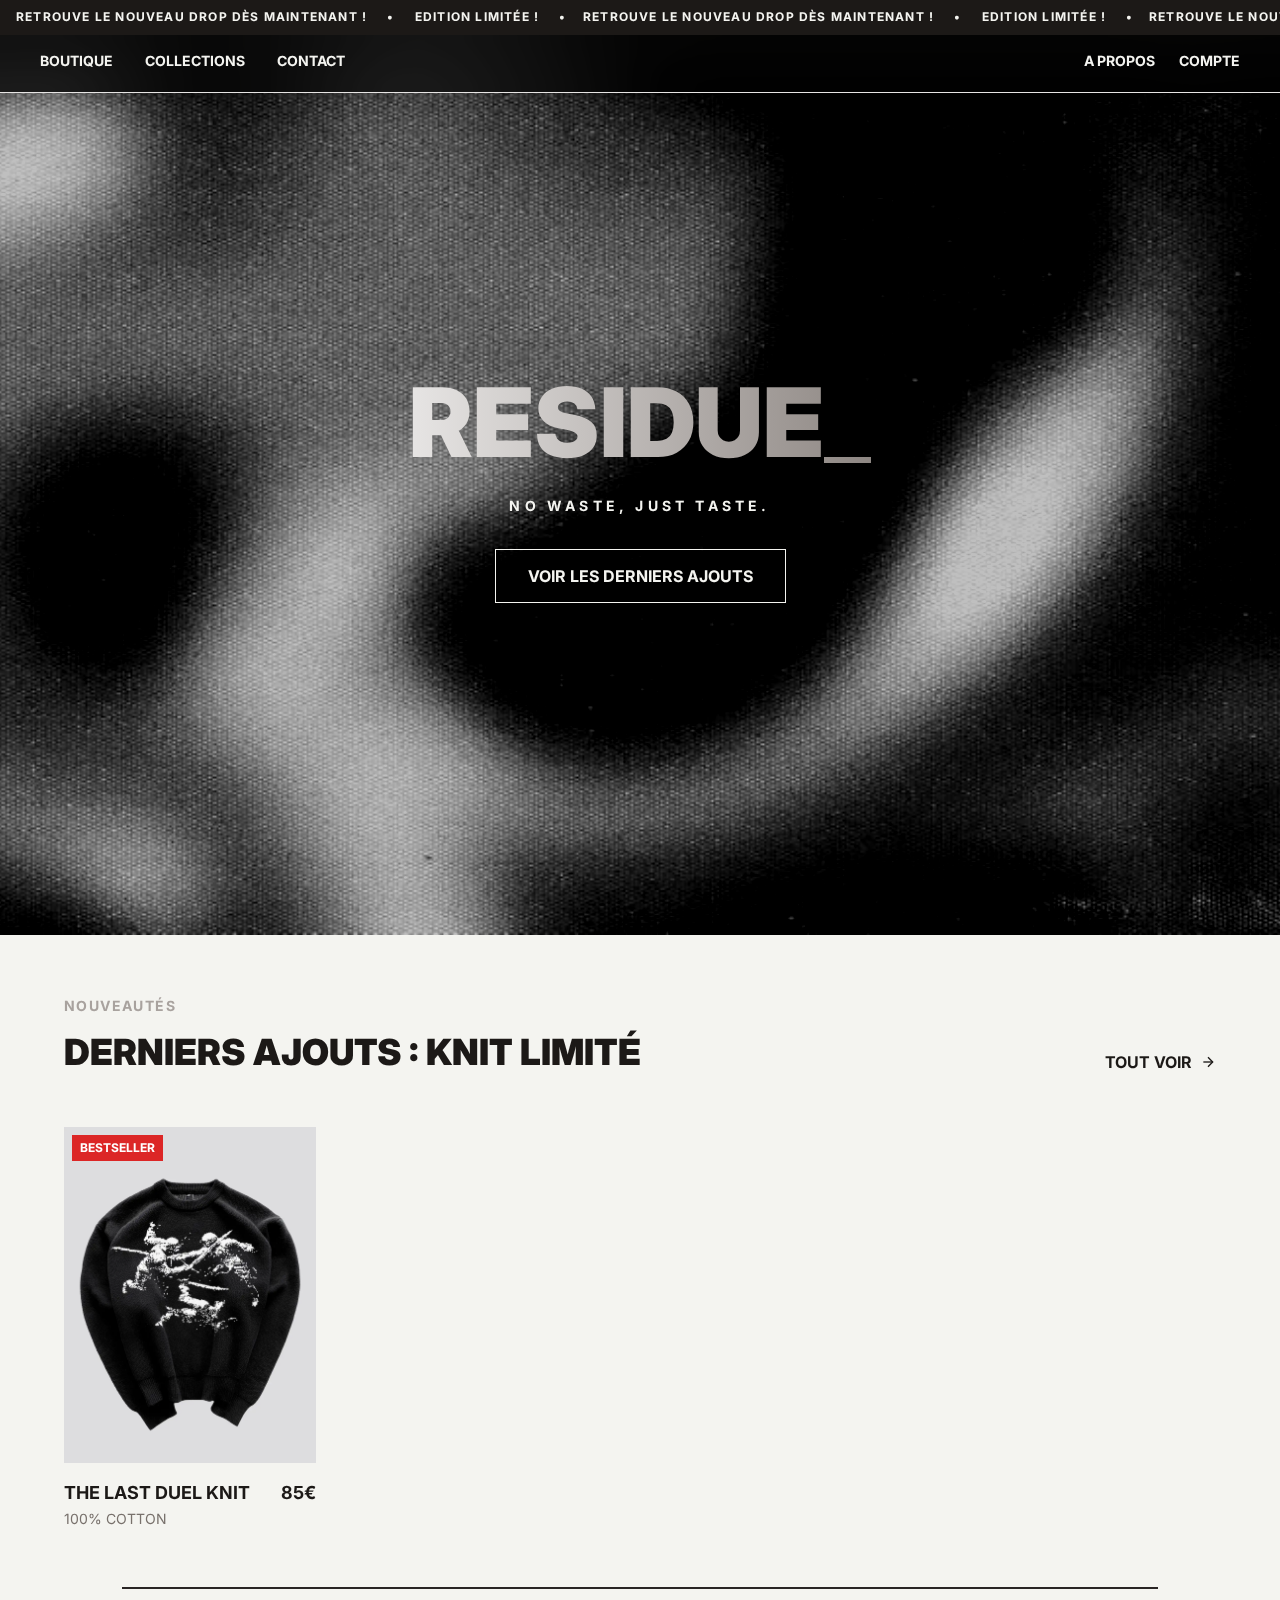
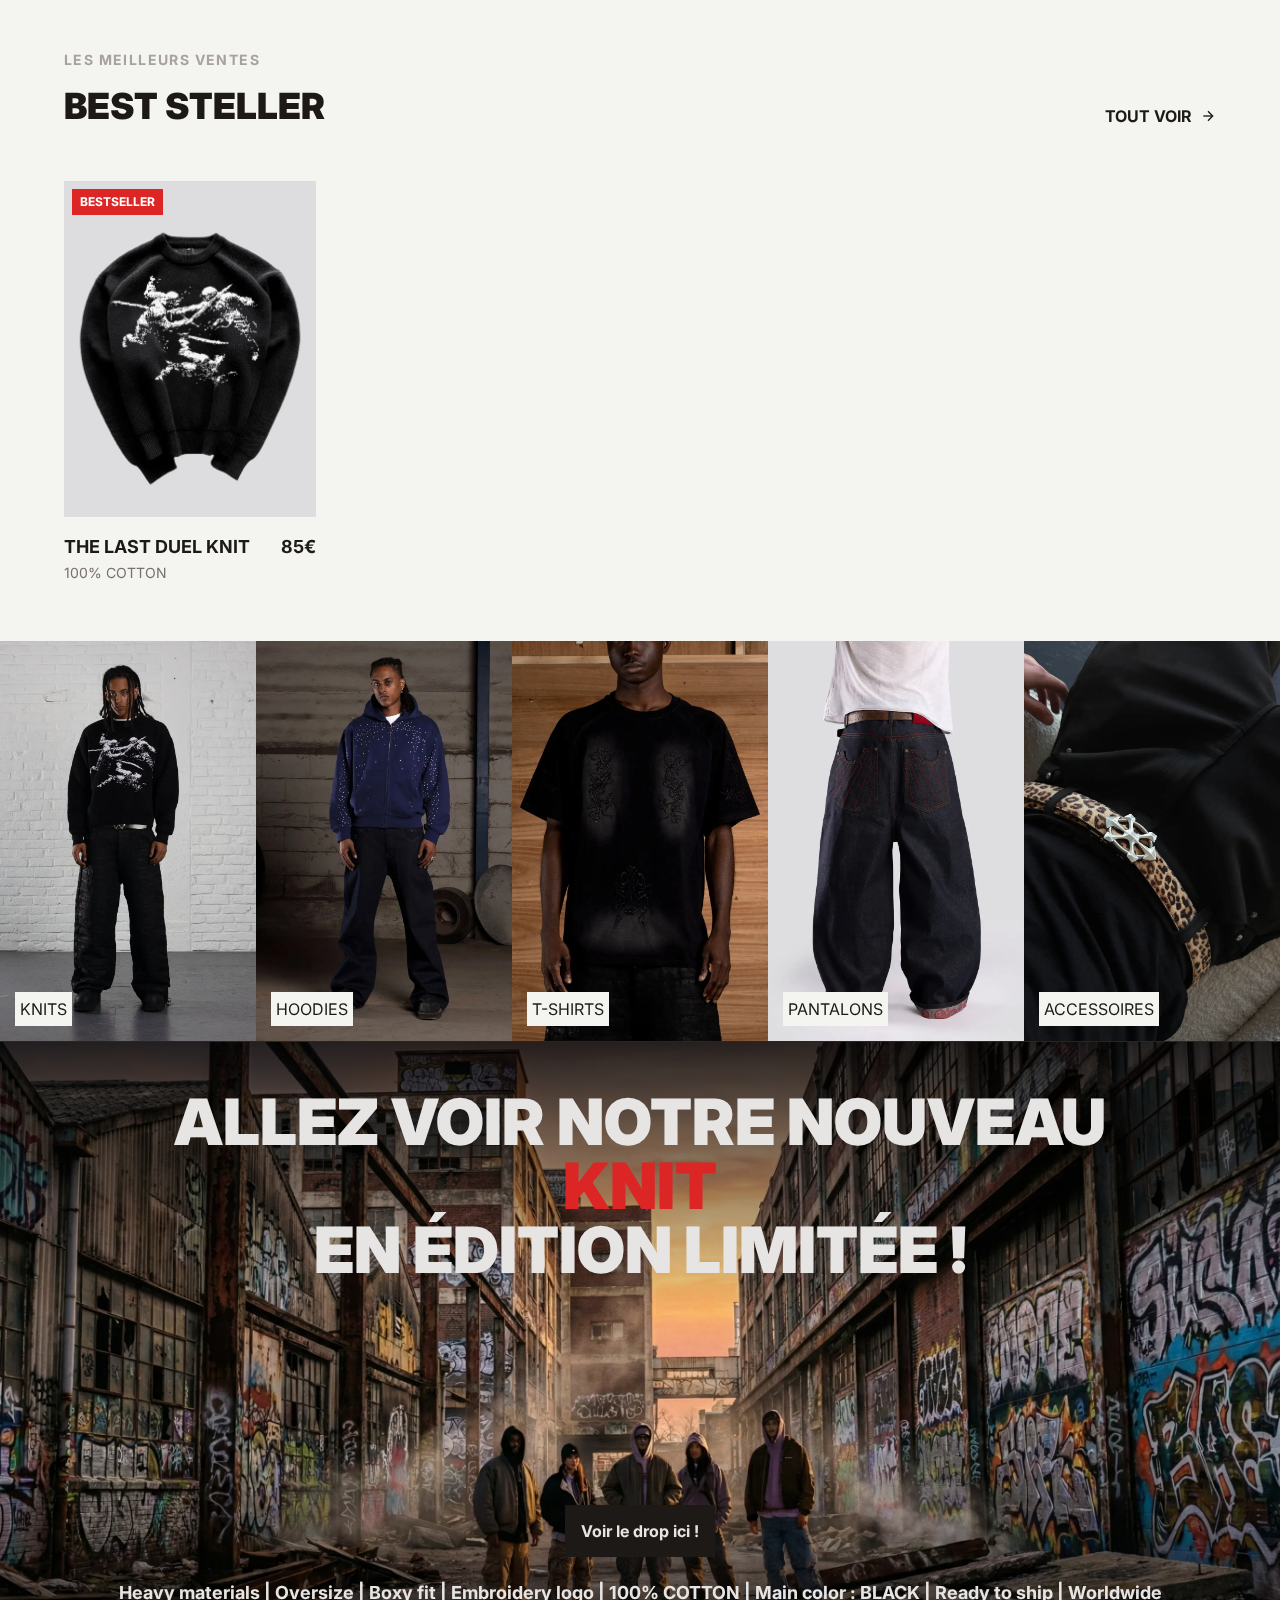
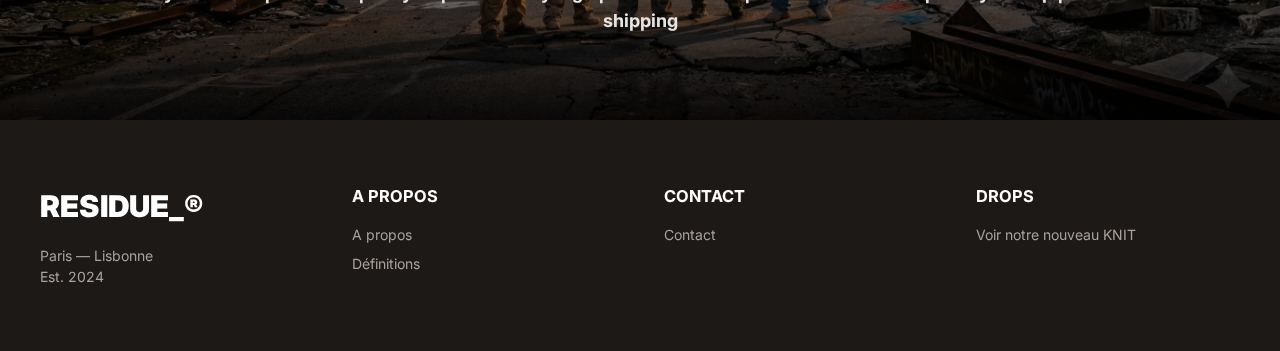
<file: index.html>
<!DOCTYPE html>
<html lang="fr">
<head>
    <meta charset="UTF-8">
    <meta name="viewport" content="width=device-width, initial-scale=1.0">
    <title>RESIDUE_</title>
    <link href="https://fonts.googleapis.com/css2?family=Inter:wght@400;700;900&display=swap" rel="stylesheet">
    <link rel="stylesheet" href="style.css">
    <script src="script.js" defer></script>
</head>
<body>

    <div class="topBanner">
        <div class="scrollingText">
            <span>Retrouve le nouveau drop dès maintenant !</span> • <span>Edition Limitée !</span> • 
        </div>
        <div class="scrollingText">
            <span>Retrouve le nouveau drop dès maintenant !</span> • <span>Edition Limitée !</span> • 
        </div>
        <div class="scrollingText">
            <span>Retrouve le nouveau drop dès maintenant !</span> • <span>Edition Limitée !</span> • 
        </div>
    </div>

    <nav id="navBar" class="navBar">
        <div class="navBarPrincipal" id="navBarPrincipal">
            <div class="navContent">

            <div class="desktopLinks">
                <a href="./error.html" id="btnBoutiqueNav" aria-expanded="false" aria-controls="megaMenuShop" aria-haspopup="true">Boutique</a>
                <a href="./error.html" id="btnBrandNav">Collections</a>
                <a href="./contact.html" id="btnContactNav">Contact</a>
            </div>

            <div class="mainLogo">
                <a href="./index.html">
                    RESIDUE_<span class="tm">®</span>
                </a>
            </div>

            <div class="rightIcons">
                <a href="./apropos.html" id="btnAPropos">A propos</a>
                <a href="./error.html" id="btnCompte">Compte</a>
            </div>
        </div>
        </div>
        <div class="megaMenuShop" id="megaMenuShop">
            <div class="principalCategory">
                <a href="./error.html"><strong>Tout les articles</strong></a>
                <a href="./error.html"><strong>Nouveautés</strong></a>
                <a href="./error.html"><strong>Meilleurs ventes</strong></a>
            </div>
            <div class="clothingCategory">
                <a href="./error.html"><strong>Voir tout</strong></a>
                <a href="./error.html">Knitwear</a>
                <a href="./error.html">Hoodies</a>
                <a href="./error.html">T-shirts</a>
                <a href="./error.html">Pantalons</a>
            </div>
            <div class="accessoryCategory">
                <a href="./error.html"><strong>Voir tout</strong></a>
                <a href="./error.html">Ceinture</a>
            </div>
        </div>
    </nav>

    <header class="heroSection">
        <div class="heroBgContainer">
            <img src="./img/bg.webp" class="heroImg" alt="Image de fond de la section">
        </div>
        <div class="heroContent">
            <h1 class="heroTitle">RESIDUE_</h1>
            <p class="heroSubtitle">no waste, just taste.</p>
            <a href="./pageArticle.html" class="btnHeroShowNewArticle" aria-label="Ouvre la page des derniers ajouts">Voir les derniers ajouts</a>
        </div>
    </header>

    <section id="shop" class="shopSection">

        <!-- Nouveautés -->

        <div class="articleNew">
            <div class="shopHeader">
            <div>
                <span class="smallTitle">Nouveautés</span>
                <h2 class="bigTitle">Derniers ajouts : KNIT limité</h2>
            </div>
            <a href="./error.html" class="seeAllLink">
                Tout voir 
                <svg aria-hidden="true" width="16" height="16" viewBox="0 0 24 24" fill="none" stroke="currentColor" stroke-width="2"><path d="M5 12h14"/><path d="m12 5 7 7-7 7"/></svg></a>
        </div>

        <div class="productsGrid">
            <div class="productCard">
                <div class="cardImage">
                    <a href="./pageArticle.html">
                        <span class="tagRed">Bestseller</span>
                        <img src="./img/knit.webp" class="imgFront" alt="Knit 'The last duel' posé a plat de face">
                        <img src="./img/knitPorte.webp" class="imgBack" alt="Knit 'The last duel' porté par une homme de face">
                    </a>
                </div>
                <div class="cardInfo">
                    <div><h3 class="articleName">THE LAST DUEL KNIT</h3><span class="articleDescription">100% cotton</span></div>
                    <span class="articlePrice">85€</span>
                </div>
            </div>
        </div>
        </div>

        <div class="separationCategoryArticle"></div>

        <!-- Best Steller -->

        <div class="articleBestSteller">
            <div class="shopHeader">
            <div>
                <span class="smallTitle">Les meilleurs ventes</span>
                <h2 class="bigTitle">Best steller</h2>
            </div>
            <a href="./error.html" class="seeAllLink">
                Tout voir 
                <svg aria-hidden="true" width="16" height="16" viewBox="0 0 24 24" fill="none" stroke="currentColor" stroke-width="2"><path d="M5 12h14"/><path d="m12 5 7 7-7 7"/></svg></a>
        </div>

        <div class="productsGrid">
            <div class="productCard">
                <div class="cardImage">
                    <span class="tagRed">Bestseller</span>
                    <a href="./pageArticle.html">
                        <img src="./img/knit.webp" class="imgFront" alt="Knit 'The last duel' posé a plat de face">
                        <img src="./img/knitPorte.webp" class="imgBack" alt="Knit 'The last duel' porté par une homme de face">
                    </a>
                </div>
                <div class="cardInfo">
                    <div><h3 class="articleName">THE LAST DUEL KNIT</h3><span class="articleDescription">100% cotton</span></div>
                    <span class="articlePrice">85€</span>
                </div>
            </div>
        </div>
        </div>
    </section>

    <div class="CategoryMenu">
            <a href="./error.html" class="categoryItem">
                <div class="categoryImage">
                    <img src="./img/knitPorte.webp" alt="Knits">
                </div>
                <span class="categoryTitle">KNITS</span>
            </a>

            <a href="./error.html" class="categoryItem">
                <div class="categoryImage">
                <img src="./img/hoodieZipPorte.webp" alt="Hoodies">
                </div>
                <span class="categoryTitle">HOODIES</span>
            </a>

            <a href="./error.html" class="categoryItem">
                <div class="categoryImage">
                    <img src="./img/tshirtPorte.webp" alt="T-shirts">
                </div>
                <span class="categoryTitle">T-SHIRTS</span>
            </a>

            <a href="./error.html" class="categoryItem">
                <div class="categoryImage">
                    <img src="./img/pantPorte.webp" alt="Pantalons">
                </div>
                <span class="categoryTitle">PANTALONS</span>
            </a>

            <a href="./error.html" class="categoryItem">
                <div class="categoryImage">
                    <img src="./img/ceinturePorte.webp" alt="Accessoires">
                </div>
                <span class="categoryTitle">ACCESSOIRES</span>
            </a>
    </div>

    <section id="manifesto" class="textSection">
        <div class="textContent">
            <div class="textLeft">
                <h2 class="mainHeading">allez voir notre nouveau<br><span class="redWord">knit</span><br>en édition limitée !</h2>
                <a href="./pageArticle.html" class="btnDrop" aria-label="Ouvre la page du drop">Voir le drop ici !</a>
                <p class="paragraph">Heavy materials  |  Oversize  |  Boxy fit  |  Embroidery logo  |  100% COTTON  |  Main color : BLACK  |
                     Ready to ship  |  Worldwide shipping</p>
            </div>
        </div>
        <img src="./img/brand/imgSocialMedia2.webp" class="backgroundSocialMedia" alt="Image de fond">
    </section>

    <!-- FOOTER -->
    <footer class="footerSection">
        <div class="footerGrid">
            <div class="brandCol">
                <h2><a href="./index.html">RESIDUE_®</a></h2>
                <p>Paris — Lisbonne<br>Est. 2024</p>
            </div>
            <div class="linkCol">
                <h3>A propos</h3>
                <ul><li><a href="./apropos.html">A propos</a></li>
                    <li><a href="./pageArticle.html#definitions">Définitions</a></li></ul>
            </div>
            <div class="linkCol">
                <h3>Contact</h3>
                <ul><li><a href="./contact.html">Contact</a></li></ul>
            </div>
            <div class="linkCol">
                <h3>Drops</h3>
                <div><a href="./pageArticle.html">Voir notre nouveau KNIT</a></div>
            </div>
        </div>
    </footer>
</body>
</html>
</file>
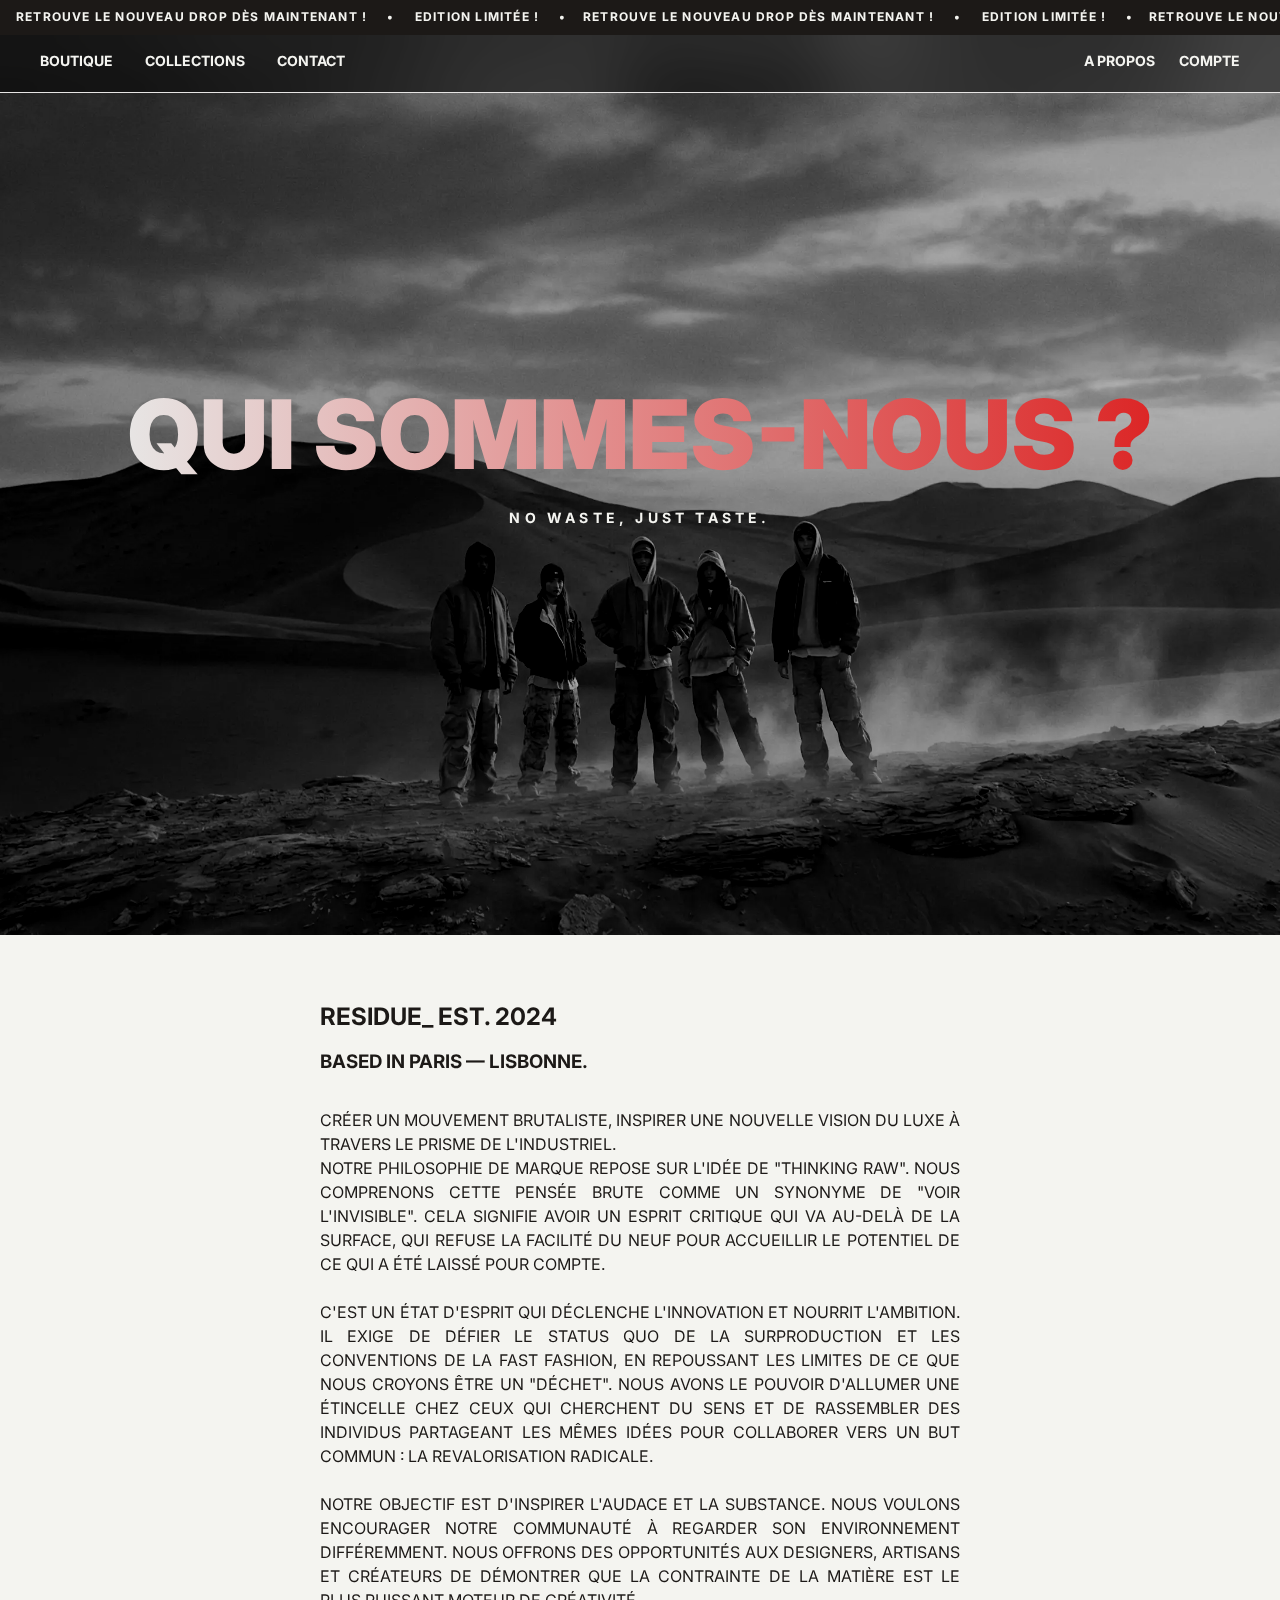
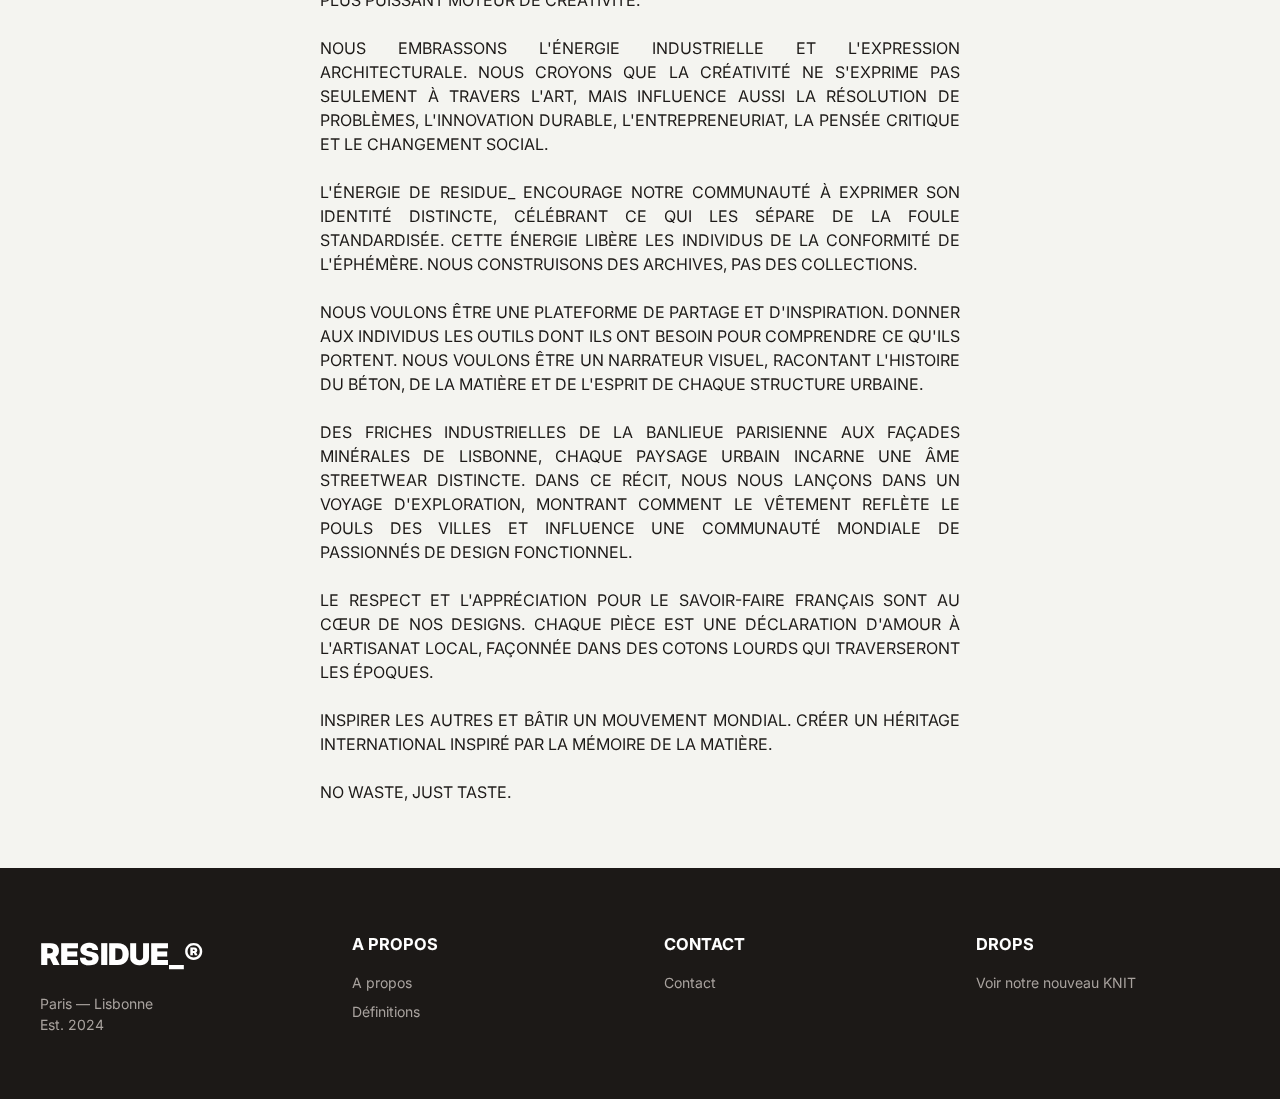
<file: apropos.html>
<!DOCTYPE html>
<html lang="fr">
<head>
    <meta charset="UTF-8">
    <meta name="viewport" content="width=device-width, initial-scale=1.0">
    <title>A PROPOS</title>
    <link href="https://fonts.googleapis.com/css2?family=Inter:wght@400;500;700;900&display=swap" rel="stylesheet">
    <link rel="stylesheet" href="style.css">
    <script src="script.js" defer></script>
</head>
<body>
    <div class="topBanner">
        <div class="scrollingText">
            <span>Retrouve le nouveau drop dès maintenant !</span> • <span>Edition Limitée !</span> • 
        </div>
        <div class="scrollingText">
            <span>Retrouve le nouveau drop dès maintenant !</span> • <span>Edition Limitée !</span> • 
        </div>
        <div class="scrollingText">
            <span>Retrouve le nouveau drop dès maintenant !</span> • <span>Edition Limitée !</span> • 
        </div>
    </div>

    <nav id="navBar" class="navBar">
        <div class="navBarPrincipal" id="navBarPrincipal">
            <div class="navContent">

            <div class="desktopLinks">
                <a href="./error.html" id="btnBoutiqueNav">Boutique</a>
                <a href="./error.html" id="btnBrandNav">Collections</a>
                <a href="./contact.html" id="btnContactNav">Contact</a>
            </div>

            <div class="mainLogo">
                <a href="./index.html">
                    RESIDUE_<span class="tm">®</span>
                </a>
            </div>

            <div class="rightIcons">
                <a href="./apropos.html" id="btnAPropos">A propos</a>
                <a href="./error.html" id="btnCompte">Compte</a>
            </div>
        </div>
        </div>
        <div class="megaMenuShop" id="megaMenuShop">
            <div class="principalCategory">
                <a href="./error.html"><strong>Tout les articles</strong></a>
                <a href="./error.html"><strong>Nouveautés</strong></a>
                <a href="./error.html"><strong>Meilleurs ventes</strong></a>
            </div>
            <div class="clothingCategory">
                <a href="./error.html"><strong>Voir tout</strong></a>
                <a href="./error.html">Knitwear</a>
                <a href="./error.html">Hoodies</a>
                <a href="./error.html">T-shirts</a>
                <a href="./error.html">Pantalons</a>
            </div>
            <div class="accessoryCategory">
                <a href="./error.html"><strong>Voir tout</strong></a>
                <a href="./error.html">Ceinture</a>
            </div>
        </div>
    </nav>

    <header class="heroSection">
        <div class="heroBgContainer">
            <img src="./img/brand/imgSocialMedia.webp" class="heroImg" alt="Image de fond de la section">
        </div>
        <div class="heroContent">
            <h1 class="heroTitleAPropos">Qui sommes-nous ?</h1>
            <p class="heroSubtitle">no waste, just taste.</p>
        </div>
    </header>

    <section class="presentationBrand">
        <h2 class="titlePresentationBrand">RESIDUE_ EST. 2024</h2>
        <h3 class="subtitlePresentationBrand">BASED IN PARIS — LISBONNE.</h3>
        <p>CRÉER UN MOUVEMENT BRUTALISTE, INSPIRER UNE NOUVELLE VISION DU LUXE À TRAVERS LE PRISME DE L'INDUSTRIEL.<br>

            NOTRE PHILOSOPHIE DE MARQUE REPOSE SUR L'IDÉE DE "THINKING RAW". NOUS COMPRENONS CETTE PENSÉE BRUTE COMME UN SYNONYME DE 
            "VOIR L'INVISIBLE". CELA SIGNIFIE AVOIR UN ESPRIT CRITIQUE QUI VA AU-DELÀ DE LA SURFACE, QUI REFUSE LA FACILITÉ DU NEUF POUR 
            ACCUEILLIR LE POTENTIEL DE CE QUI A ÉTÉ LAISSÉ POUR COMPTE.<br><br>

            C'EST UN ÉTAT D'ESPRIT QUI DÉCLENCHE L'INNOVATION ET NOURRIT L'AMBITION. IL EXIGE DE DÉFIER LE STATUS QUO DE LA SURPRODUCTION ET 
            LES CONVENTIONS DE LA FAST FASHION, EN REPOUSSANT LES LIMITES DE CE QUE NOUS CROYONS ÊTRE UN "DÉCHET". NOUS AVONS LE POUVOIR D'ALLUMER 
            UNE ÉTINCELLE CHEZ CEUX QUI CHERCHENT DU SENS ET DE RASSEMBLER DES INDIVIDUS PARTAGEANT LES MÊMES IDÉES POUR COLLABORER VERS UN BUT 
            COMMUN : LA REVALORISATION RADICALE.<br><br>

            NOTRE OBJECTIF EST D'INSPIRER L'AUDACE ET LA SUBSTANCE. NOUS VOULONS ENCOURAGER NOTRE COMMUNAUTÉ À REGARDER SON 
            ENVIRONNEMENT DIFFÉREMMENT. NOUS OFFRONS DES OPPORTUNITÉS AUX DESIGNERS, ARTISANS ET CRÉATEURS DE DÉMONTRER QUE LA CONTRAINTE 
            DE LA MATIÈRE EST LE PLUS PUISSANT MOTEUR DE CRÉATIVITÉ.<br><br>

            NOUS EMBRASSONS L'ÉNERGIE INDUSTRIELLE ET L'EXPRESSION ARCHITECTURALE. NOUS CROYONS QUE LA CRÉATIVITÉ NE S'EXPRIME PAS SEULEMENT 
            À TRAVERS L'ART, MAIS INFLUENCE AUSSI LA RÉSOLUTION DE PROBLÈMES, L'INNOVATION DURABLE, L'ENTREPRENEURIAT, LA PENSÉE CRITIQUE 
            ET LE CHANGEMENT SOCIAL.<br><br>

            L'ÉNERGIE DE RESIDUE_ ENCOURAGE NOTRE COMMUNAUTÉ À EXPRIMER SON IDENTITÉ DISTINCTE, CÉLÉBRANT CE QUI LES SÉPARE DE LA FOULE 
            STANDARDISÉE. CETTE ÉNERGIE LIBÈRE LES INDIVIDUS DE LA CONFORMITÉ DE L'ÉPHÉMÈRE. NOUS CONSTRUISONS DES ARCHIVES, 
            PAS DES COLLECTIONS.<br><br>

            NOUS VOULONS ÊTRE UNE PLATEFORME DE PARTAGE ET D'INSPIRATION. DONNER AUX INDIVIDUS LES OUTILS DONT ILS ONT BESOIN POUR COMPRENDRE 
            CE QU'ILS PORTENT. NOUS VOULONS ÊTRE UN NARRATEUR VISUEL, RACONTANT L'HISTOIRE DU BÉTON, DE LA MATIÈRE ET DE L'ESPRIT DE CHAQUE 
            STRUCTURE URBAINE.<br><br>

            DES FRICHES INDUSTRIELLES DE LA BANLIEUE PARISIENNE AUX FAÇADES MINÉRALES DE LISBONNE, CHAQUE PAYSAGE URBAIN INCARNE 
            UNE ÂME STREETWEAR DISTINCTE. DANS CE RÉCIT, NOUS NOUS LANÇONS DANS UN VOYAGE D'EXPLORATION, MONTRANT COMMENT LE VÊTEMENT 
            REFLÈTE LE POULS DES VILLES ET INFLUENCE UNE COMMUNAUTÉ MONDIALE DE PASSIONNÉS DE DESIGN FONCTIONNEL.<br><br>

            LE RESPECT ET L'APPRÉCIATION POUR LE SAVOIR-FAIRE FRANÇAIS SONT AU CŒUR DE NOS DESIGNS. CHAQUE PIÈCE EST UNE DÉCLARATION 
            D'AMOUR À L'ARTISANAT LOCAL, FAÇONNÉE DANS DES COTONS LOURDS QUI TRAVERSERONT LES ÉPOQUES.<br><br>

            INSPIRER LES AUTRES ET BÂTIR UN MOUVEMENT MONDIAL. CRÉER UN HÉRITAGE INTERNATIONAL INSPIRÉ PAR LA MÉMOIRE DE LA MATIÈRE.<br><br>

            NO WASTE, JUST TASTE.
        </p>

    </section>

    <!-- FOOTER -->
    <footer class="footerSection">
        <div class="footerGrid">
            <div class="brandCol">
                <h2><a href="./index.html">RESIDUE_®</a></h2>
                <p>Paris — Lisbonne<br>Est. 2024</p>
            </div>
            <div class="linkCol">
                <h3>A propos</h3>
                <ul><li><a href="./apropos.html">A propos</a></li>
                    <li><a href="./pageArticle.html#definitions">Définitions</a></li></ul>
            </div>
            <div class="linkCol">
                <h3>Contact</h3>
                <ul><li><a href="./contact.html">Contact</a></li></ul>
            </div>
            <div class="linkCol">
                <h3>Drops</h3>
                <div><a href="./pageArticle.html">Voir notre nouveau KNIT</a></div>
            </div>
        </div>
    </footer>
</body>
</html>
</file>
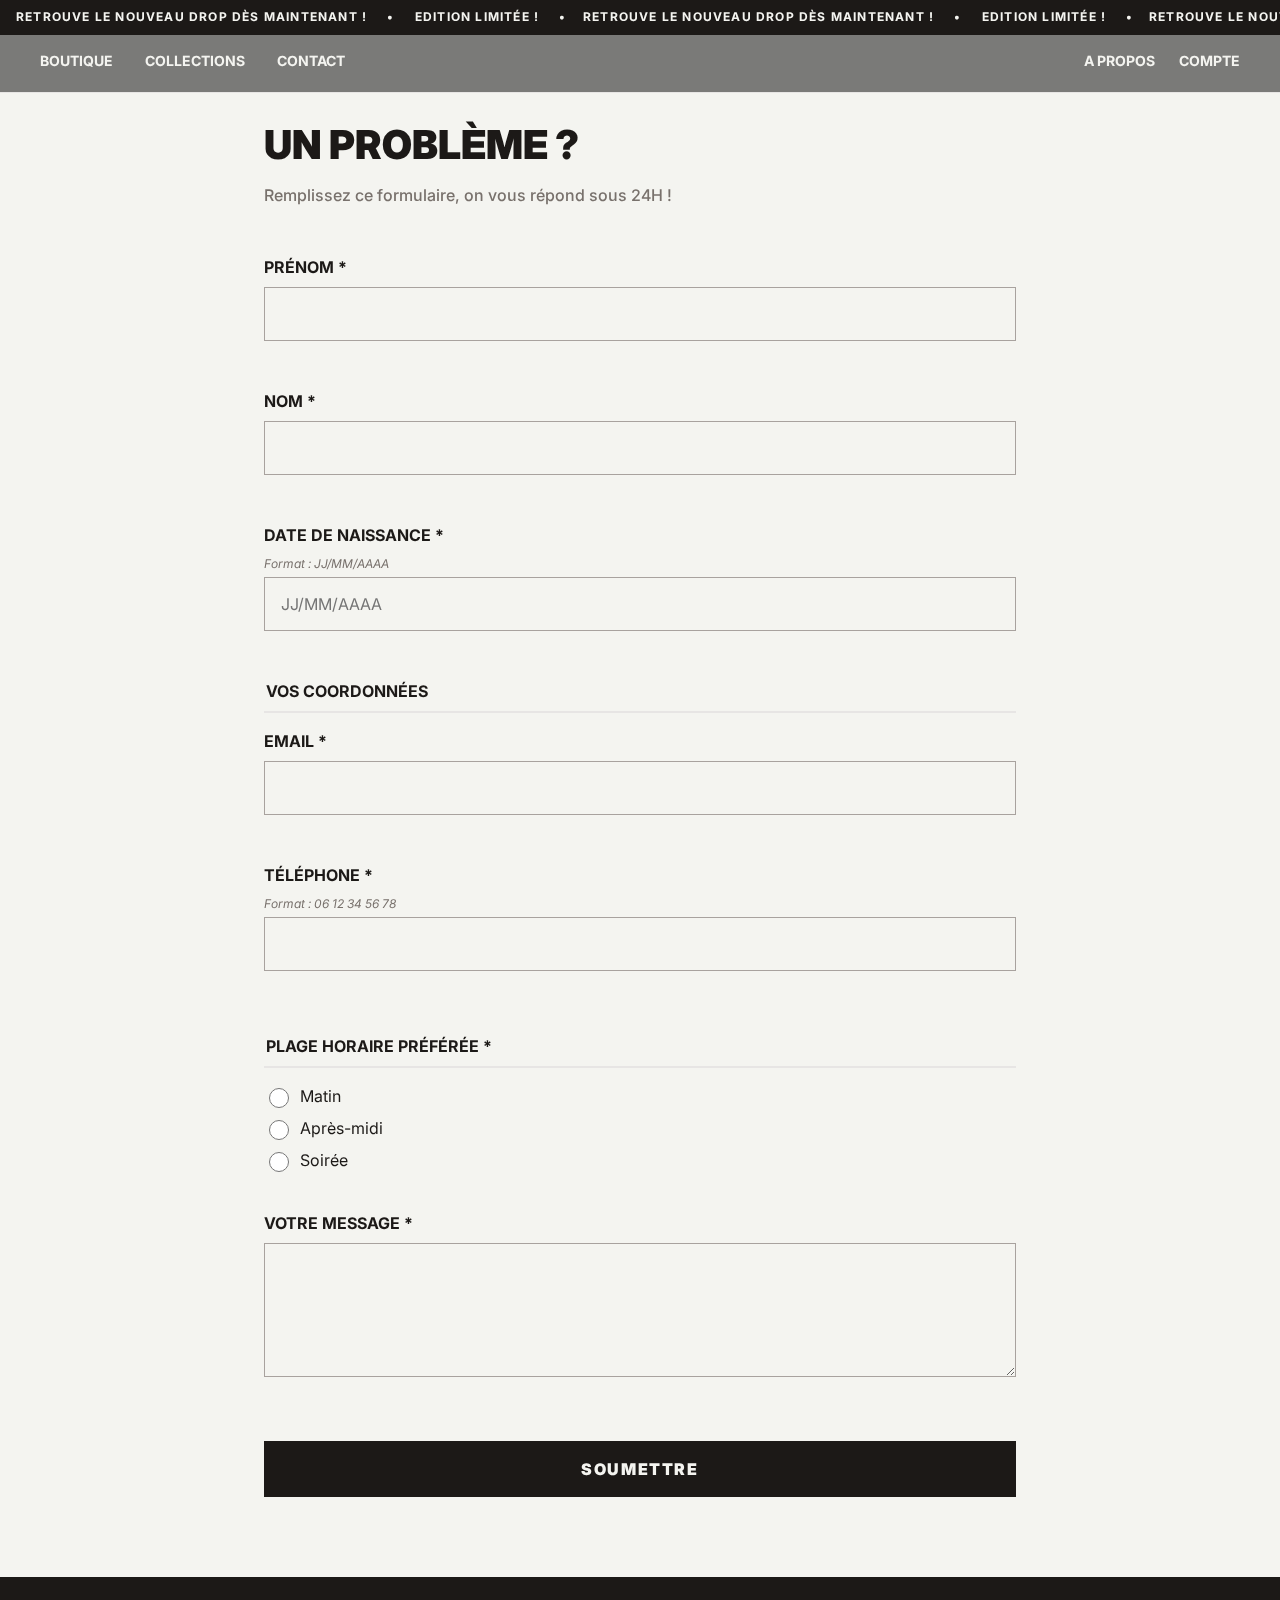
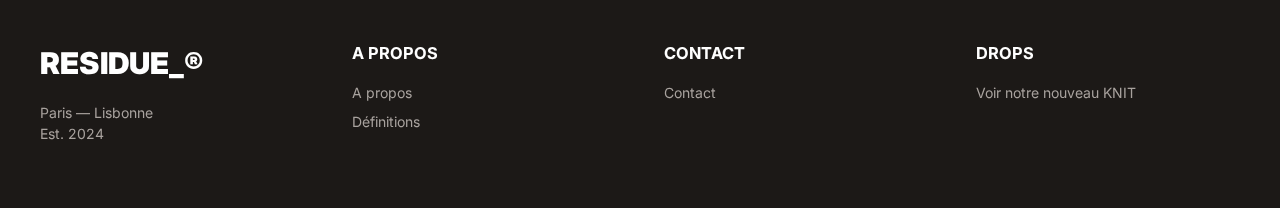
<file: contact.html>
<!DOCTYPE html>
<html lang="fr">
<head>
    <meta charset="UTF-8">
    <meta name="viewport" content="width=device-width, initial-scale=1.0">
    <title>CONTACT</title>
    <link href="https://fonts.googleapis.com/css2?family=Inter:wght@400;700;900&display=swap" rel="stylesheet">
    <link rel="stylesheet" href="style.css">
    <script src="script.js" defer></script>
</head>
<body>

    <div class="topBanner">
        <div class="scrollingText">
            <span>Retrouve le nouveau drop dès maintenant !</span> • <span>Edition Limitée !</span> • 
        </div>
        <div class="scrollingText">
            <span>Retrouve le nouveau drop dès maintenant !</span> • <span>Edition Limitée !</span> • 
        </div>
        <div class="scrollingText">
            <span>Retrouve le nouveau drop dès maintenant !</span> • <span>Edition Limitée !</span> • 
        </div>
    </div>

    <nav id="navBar" class="navBar">
        <div class="navBarPrincipal" id="navBarPrincipal">
            <div class="navContent">

            <div class="desktopLinks">
                <a href="./error.html" id="btnBoutiqueNav">Boutique</a>
                <a href="./error.html" id="btnBrandNav">Collections</a>
                <a href="./contact.html" id="btnContactNav">Contact</a>
            </div>

            <div class="mainLogo">
                <a href="./index.html">
                    RESIDUE_<span class="tm">®</span>
                </a>
            </div>

            <div class="rightIcons">
                <a href="./apropos.html" id="btnAPropos">A propos</a>
                <a href="./error.html" id="btnCompte">Compte</a>
            </div>
        </div>
        </div>
        <div class="megaMenuShop" id="megaMenuShop">
            <div class="principalCategory">
                <a href="./error.html"><strong>Tout les articles</strong></a>
                <a href="./error.html"><strong>Nouveautés</strong></a>
                <a href="./error.html"><strong>Meilleurs ventes</strong></a>
            </div>
            <div class="clothingCategory">
                <a href="./error.html"><strong>Voir tout</strong></a>
                <a href="./error.html">Knitwear</a>
                <a href="./error.html">Hoodies</a>
                <a href="./error.html">T-shirts</a>
                <a href="./error.html">Pantalons</a>
            </div>
            <div class="accessoryCategory">
                <a href="./error.html"><strong>Voir tout</strong></a>
                <a href="./error.html">Ceinture</a>
            </div>
        </div>
    </nav>

    <section class="contactContainer">
        <h2 class="titleFormular">Un problème ?</h2>
        <p class="subtitleFormular">Remplissez ce formulaire, on vous répond sous 24H !</p>

        <form id="contactForm" class="formularContainer" novalidate>
            
            <div class="formGroup">
                <label for="firstname">Prénom *</label>
                <input type="text" id="firstname" name="firstname" class="firstNameFormular" autocomplete="given-name" required>
                <span class="errorMsg"></span>
            </div>

            <div class="formGroup">
                <label for="lastname">Nom *</label>
                <input type="text" id="lastname" name="lastname" class="lastNameFormular" autocomplete="family-name" required>
                <span class="errorMsg"></span>
            </div>

            <div class="formGroup">
                <label for="birthdate">Date de naissance *</label>
                <span id="dateHelp" class="inputHelpBirth">Format : JJ/MM/AAAA</span>
                <input type="text" id="birthdate" name="birthdate" class="dateOfBirthFormular" aria-describedby="dateHelp" placeholder="JJ/MM/AAAA" autocomplete="bday" required>
                <span class="errorMsg"></span>
            </div>

            <fieldset class="contactFieldset">
                <legend>Vos coordonnées</legend>
                
                <div class="formGroup">
                    <label for="email">Email *</label>
                    <input type="email" id="email" name="email" class="emailFormular" autocomplete="email" required>
                    <span class="errorMsg"></span>
                </div>

                <div class="formGroup">
                    <label for="phone">Téléphone *</label>
                    <span id="phoneHelp" class="phoneHelp">Format : 06 12 34 56 78</span>
                    <input type="tel" id="phone" name="phone" class="phoneFormular" aria-describedby="phoneHelp" autocomplete="tel" required>
                    <span class="errorMsg"></span>
                </div>
            </fieldset>

            <fieldset class="timeFormular">
                <legend>Plage horaire préférée *</legend>
                
                <div class="radioGroup">
                    <div>
                        <input type="radio" id="morning" name="time" value="morning">
                        <label for="morning">Matin</label>
                    </div>
                    <div>
                        <input type="radio" id="afternoon" name="time" value="afternoon">
                        <label for="afternoon">Après-midi</label>
                    </div>
                    <div>
                        <input type="radio" id="evening" name="time" value="evening">
                        <label for="evening">Soirée</label>
                    </div>
                </div>
                <span class="errorMsg"></span>
            </fieldset>

            <div class="formGroup">
                <label for="message">Votre message *</label>
                <textarea id="message" name="message" class="messageFormular" rows="5" required></textarea>
                <span class="errorMsg"></span>
            </div>

            <button type="submit" class="sendBtnFormular">Soumettre</button>
        </form>
    </section>

    <div id="successPopup" class="successPopup isHidden" role="dialog" aria-modal="true">
        <div class="popupContent">
            <h2 id="popupTitle">Message soumis !</h2>
            <p>Merci, l'équipe <strong>RESIDUE_</strong>a bien reçu votre demande.</p>
            <button id="closePopupBtn" class="closePopupBtn">Fermer</button>
        </div>
    </div>

    <!-- FOOTER -->
    <footer class="footerSection">
        <div class="footerGrid">
            <div class="brandCol">
                <h2><a href="./index.html">RESIDUE_®</a></h2>
                <p>Paris — Lisbonne<br>Est. 2024</p>
            </div>
            <div class="linkCol">
                <h3>A propos</h3>
                <ul><li><a href="./apropos.html">A propos</a></li>
                    <li><a href="./pageArticle.html#definitions">Définitions</a></li></ul>
            </div>
            <div class="linkCol">
                <h3>Contact</h3>
                <ul><li><a href="./contact.html">Contact</a></li></ul>
            </div>
            <div class="linkCol">
                <h3>Drops</h3>
                <div><a href="./pageArticle.html">Voir notre nouveau KNIT</a></div>
            </div>
        </div>
    </footer>
</body>
</html>
</file>
<file: style.css>
*, *::before, *::after {
    box-sizing: border-box;
}

body, h1, h2, h3, h4, p, figure, blockquote, dl, dd {
    margin: 0;
}

body {
    background-color: #f4f4f0; 
    color: #1c1917;
    font-family: 'Inter', sans-serif; 
    line-height: 1.5;
    overflow-x: hidden; 
    min-height: 100vh;
}

img, picture, video, canvas, svg {
    display: block;
    max-width: 100%;
}

a {
    text-decoration: none;
    color: inherit;
    cursor: pointer;
}

button {
    background: none;
    border: none;
    font: inherit;
    cursor: pointer;
    color: inherit;
    padding: 0;
}

ul, ol {
    list-style: none;
    padding: 0;
    margin: 0;
}

*:focus-visible {
    outline: 2px solid #dc2626;
    outline-offset: 4px;
}

.isHidden { 
    display: none !important; 
    opacity: 0; 
}


/* PAGE D'ACCEUIL */


/* BANDEAU */

.topBanner:hover .scrollingText,
.topBanner:focus-within .scrollingText {
    animation-play-state: paused;
}


.topBanner {
    background-color: #1c1917; 
    color: #f4f4f0;
    padding: 0.5rem 0; 
    overflow: hidden; 
    border-bottom: 1px solid #1c1917;
    position: relative; 
    z-index: 50;
    display: flex; 
}

.scrollingText { 
    white-space: nowrap; 
    will-change: transform;
    animation: scrolling 15s linear infinite; 
    
    font-size: 0.75rem; 
    font-weight: 700; 
    text-transform: uppercase; 
    letter-spacing: 0.1em; 

    flex-shrink: 0; 
    padding-right: 0; 
}

.scrollingText span { 
    margin: 0 1rem; 
}

@keyframes scrolling { 
    0% { transform: translateX(0); } 
    100% { transform: translateX(-100%); } 
}


/* NAV BAR */


.navBar{
    position: fixed; 
    width: 100%; 
    z-index: 40; 
    top: 34px; 
    padding: 1rem 0; 
    transition: all 0.3s ease;
    border-bottom: 1px solid #e7e5e4;
    backdrop-filter: blur(30px) brightness(0.5);
    color: #f4f4f0;
}

.navBar.modeWhite{
    top: 0;
}

.navBarPrincipal.showMegaMenuShop, .navBarPrincipal.showMegaMenuBrand {
    padding-bottom: 1rem; 
    border-bottom: 1px solid #e7e5e4;
    margin-bottom: 3%;
}

.navContent {
    margin: 0 auto; 
    max-width: 1200px;
    display: flex; 
    justify-content: space-between; 
    transition: padding 0.3s;
    align-items: center;
}

.navBar.modeWhite .navContent{
    max-width: 1200px; 
    margin: 0 auto; 
    display: flex; 
    justify-content: space-between; 
    align-items: center;
}

.mainLogo {
    font-size: 1.875rem; 
    font-weight: 900; 
    text-transform: uppercase;
    position: absolute; 
    left: 50%; 
    transform: translateX(-50%); 
    transition: all 0.3s ease;
    cursor: pointer;
    
    opacity: 0; 
    pointer-events: none;
}

.LogoFullNav {
    font-size: 1.875rem; 
    font-weight: 900; 
    text-transform: uppercase;
    position: absolute; 
    left: 50%; 
    transform: translateX(-50%); 
    transition: all 0.3s ease;
    cursor: pointer;
}

.navBar.modeLogoVisible .mainLogo{
    opacity: 1;
    pointer-events: auto;
}

.mainLogo:hover { 
    transform: translateX(-50%) scale(1.05); 
}

.tm { 
    font-size: 10px; 
    vertical-align: top; 
    font-weight: bold; 
}

.desktopLinks { 
    display: flex;
    gap: 2rem; 
    margin: 0;
    padding-left: 0;
    list-style: none;
}

.desktopLinks a, .rightIcons a{
    display: block;
    text-decoration: none;
    color: #f4f4f0;
    font-weight: 700; 
    text-transform: uppercase; 
    font-size: 0.875rem;

    background: transparent;
    border: none;
    cursor: pointer;
    font-family: inherit;

    position: relative; 
    padding-bottom: 5px; 
    transition: color 0.3s;
}

.desktopLinks a::after, .rightIcons a::after {
    content: ''; 
    position: absolute;
    width: 100%;
    height: 2px;
    bottom: 0;
    left: 0;
    background-color: #f4f4f0; 

    transform: scaleX(0); 
    transform-origin: center; 
    transition: transform 0.3s ease-out;
}

.desktopLinks a:hover, .rightIcons:hover a:hover{
    color: #f4f4f0;
}

.desktopLinks a:hover::after, .rightIcons a:hover::after {
    transform: scaleX(1);
}

.rightIcons { 
    display: flex; 
    gap: 1.5rem; 
    align-items: center; 
}

.accountBtn { 
    display: none; 
}


/* MEGA MENU */


.megaMenuShop {
    display: flex;

    position: absolute; 

    visibility: hidden;
    opacity: 0;
    transform: translateY(-20px);

    gap: 7%;
    flex-direction: row;
    width: 100%; 

    top: 100%;
    left: 0;

    padding: 0 0rem;
    transition: all 0.3s ease;
    max-width: 1200px;
    margin: 0 auto; 
    backdrop-filter: blur(30px) brightness(0.5);
    text-transform: uppercase;
    padding-top: 0;
    margin-bottom: 2%;

    z-index: 15;
}

.megaMenuShop.showMegaMenuShop {
    visibility: visible;
    opacity: 1;
    transform: translateY(0);
    position: relative; 
}

.principalCategory, .clothingCategory, .accessoryCategory {
    display: flex;
    flex-direction: column;
}

.principalCategory a, .clothingCategory a, .accessoryCategory a{
    transition: all 0.3s ease;
}

.principalCategory a:hover, .clothingCategory a:hover, .accessoryCategory a:hover{
    color: #dc2626;
}


/* SECTION HERO */


.heroSection { 
    position: relative; 
    height: 100vh; 
    display: flex; 
    align-items: center; 
    justify-content: center; 
    overflow: hidden; 
}

.heroBgContainer { 
    position: absolute; 
    inset: 0; 
}

.heroImg { 
    width: 100%; 
    height: 100%; 
    object-fit: cover; 
    filter: grayscale(100%) contrast(1.25) brightness(0.75); 
    transition: transform 20s; 
}

.heroSection:hover .heroImg { 
    transform: scale(1.05); 
}

.heroContent { 
    position: relative; 
    z-index: 10; 
    text-align: center; 
    color: #f4f4f0; 
    animation: fadeUp 0.8s ease-out forwards; 
}

.heroSubtitle { 
    font-size: 0.875rem; 
    font-weight: 700; 
    letter-spacing: 0.3em; 
    margin-bottom: 3rem; 
    text-transform: uppercase; 
}

.heroTitle { 
    font-size: 600%; 
    font-weight: 900; 
    line-height: 0.85; 
    text-transform: uppercase; 
    margin-bottom: 2rem; 
    background: linear-gradient(to right, #e7e5e4, #8e8783); 
    -webkit-background-clip: text; 
    color: transparent; 
}

.heroTitleAPropos { 
    font-size: 600%; 
    font-weight: 900; 
    line-height: 0.85; 
    text-transform: uppercase; 
    margin-bottom: 2rem; 
    background: linear-gradient(to right, #e7e5e4, #dc2626); 
    -webkit-background-clip: text; 
    color: transparent; 
}

.separationCategoryArticle {
    width: 90%;
    margin-left: auto;
    margin-right: auto;
    border-bottom: #292524 2px solid;
}

.btnHeroShowNewArticle { 
    border: 1px solid #f4f4f0; 
    color: #f4f4f0; 
    padding: 1rem 2rem; 
    font-weight: 700; 
    text-transform: uppercase; 
    transition: all 0.4s; 
}
.btnHeroShowNewArticle:hover { 
    background: #f4f4f0; 
    color: #1c1917; 
}

.heroButtons { 
    display: flex; 
    flex-direction: column; 
    gap: 1rem; 
}

@keyframes fadeUp { 
    from { opacity: 0; transform: translateY(20px); } 
    to { opacity: 1; transform: translateY(0); } 
}


/* ARTICLES */


.shopSection { 
    padding: 0 1.5rem; 
    max-width: 1200px; 
    margin: 0 auto; 
    position: relative;
}

.articleNew, .articleBestSteller {
    position: relative;
    margin-top: 5%;
    margin-bottom: 5%;
}

.shopHeader { 
    display: flex; 
    justify-content: space-between; 
    align-items: flex-end; 
    margin-bottom: 3rem; 
}

.smallTitle { 
    font-size: 0.875rem; 
    font-weight: 700; 
    color: #a8a29e; 
    text-transform: uppercase; 
    letter-spacing: 0.1em; 
}

.bigTitle { 
    font-size: 2.25rem; 
    font-weight: 900; 
    text-transform: uppercase; 
    margin-top: 0.5rem; 
}

.seeAllLink { 
    display: flex;
    align-items: center; 
    gap: 0.5rem; 
    font-weight: 700; 
    text-transform: uppercase; 
    text-decoration: none; 
    color: inherit;
    
    position: relative;
    padding-bottom: 5px;
}

.seeAllLink::after {
    content: '';
    position: absolute;
    width: 100%;
    height: 2px;
    bottom: 0;
    left: 0;
    background-color: #1c1917; /* Ligne noire (car fond blanc) */
    transform: scaleX(0);
    transform-origin: center;
    transition: transform 0.3s ease-out;
}

.seeAllLink:hover::after {
    transform: scaleX(1);
}

.productsGrid { 
    display: grid; 
    grid-template-columns: 1fr 1fr 1fr 1fr; 
    gap: 3rem; 
}


/* CARTE PRODUIT */


.productCard { 
    cursor: pointer; 
}

.productCard:hover .pName { 
    color: #57534e; 
}

.cardImage { 
    position: relative; 
    aspect-ratio: 3/4; 
    margin-bottom: 1rem; 
    overflow: hidden; 
    background: #e7e5e4; 
}

.tagRed, .tagBlack, .tagGray { 
    position: absolute; 
    top: 0.5rem; 
    left: 0.5rem; 
    z-index: 10; 
    color: white; 
    font-size: 0.75rem; 
    font-weight: 700; 
    padding: 0.25rem 0.5rem; 
    text-transform: uppercase; 
}

.tagRed { 
    background: #dc2626; 
} 

.tagBlack { 
    background: #1c1917; 
} 

.tagGray { 
    background: #78716c; 
}

.imgFront, .imgBack { 
    position: absolute; 
    inset: 0; 
    width: 100%; 
    height: 100%; 
    object-fit: cover; 
    transition: opacity 0.3s; 
}

.imgBack { 
    opacity: 0; 
}

.productCard:hover .imgFront { 
    opacity: 0; 
}

.productCard:hover .imgBack { 
    opacity: 1; 
}

.addBtn { 
    position: absolute; 
    bottom: 1rem; 
    right: 1rem; 
    background: #1c1917; 
    color: white; 
    padding: 0.75rem; 
    opacity: 0; 
    transform: translateY(1rem); 
    transition: all 0.3s; 
}

.productCard:hover .addBtn { 
    opacity: 1; 
    transform: translateY(0); 
}

.cardInfo { 
    display: flex; 
    justify-content: space-between; 
    align-items: flex-start; 
}

.articleName { 
    font-weight: 700; 
    text-transform: uppercase; 
    font-size: 1.125rem; 
}

.articleDescription { 
    font-size: 0.875rem; 
    color: #78716c; 
    text-transform: uppercase; 
}

.articlePrice { 
    font-weight: 700; 
    font-size: 1.125rem; 
}


/* CATEGORY */


.CategoryMenu {
    display: flex;
    width: 100%;
}

.categoryItem {
   position: relative;
   flex: 1;
}

.categoryItem img{
   display: block;
   height: 400px;
   width: 100%;
   object-fit: cover;
}

.categoryTitle{
    position: absolute;
    bottom: 15px;
    left: 15px;
    z-index: 10;
    color: #1c1917;
    background-color: #f4f4f0;
    padding: 2%;
}


/* MANIFESTO */


.backgroundSocialMedia {
    position: absolute;
    top: 0;
    left: 0;
    width: 100%;
    height: 100%;
    object-fit: cover;
    z-index: 0;
}

.textSection { 
    color:#e7e5e4; 
    padding: 1rem; 
    border-top: 1px solid #292524; 
    position: relative;
    width: 100%;
    min-height: 500px; 
    overflow: hidden;
    display: flex;
    flex-direction: column;
    justify-content: space-between;
}

.textSection::after {
    content: "";
    position: absolute;
    top: 0;
    left: 0;
    width: 100%;
    height: 100%;
    background: linear-gradient(to bottom, rgba(0,0,0,0.8) 0%, rgba(0,0,0,0) 40%, rgba(0,0,0,0) 60%, rgba(0,0,0,0.9) 100%);
    z-index: 1;
    pointer-events: none;
}

.textContent { 
    position: relative;
    z-index: 2;
    width: 100%;
    height: 100%;
    color: #e7e5e4;
    padding: 2rem;
    box-sizing: border-box;
    
    display: flex;
    flex-direction: row;
    align-items: center;
    text-align: center;
    justify-content: space-between;
}

.textLeft, .imageRight { 
        width: 100%; 
    } 

.mainHeading { 
    font-size: 400%; 
    font-weight: 900; 
    text-transform: uppercase; 
    line-height: 1; 
    margin-bottom: 20%; 
}

.textLeft span { 
    color:#dc2626; 
}

.paragraph { 
    font-size: 1.125rem; 
    font-weight: bold;
    margin-bottom: 2rem; 
    line-height: 1.6; 
    margin: 3%;
}

.btnDrop {
    background-color: #1c1917;
    color: #e7e5e4;
    padding: 1rem;
    font-weight: bold;
}

.frame { 
    position: relative; 
    z-index: 10; 
    padding: 1rem; 
}
.frameImg { 
    width: 100%; 
    height: 20%;
    object-fit: cover;
    filter: grayscale(100%) contrast(1.25); 
}

.footerSection { 
    background: #1c1917; 
    color: #a8a29e; 
    padding: 4rem 1.5rem; 
    font-size: 0.875rem; 
}

.footerGrid { 
    max-width: 1200px; 
    margin: 0 auto; 
    display: grid; 
    grid-template-columns: 1fr 1fr 1fr 1fr;
    gap: 3rem; 
}

.brandCol h2 { 
    color: white; 
    font-weight: 900; 
    text-transform: uppercase; 
    margin-bottom: 1rem; 
    font-size: 1.875rem; 
}

.linkCol h3 { 
    color: white; 
    font-weight: 700; 
    text-transform: uppercase; 
    margin-bottom: 1rem; 
}

.linkCol ul { 
    list-style: none; 
    padding: 0; 
    display: flex; 
    flex-direction: column; 
    gap: 0.5rem; 
}

.linkCol a:hover { color: white; }



/* PAGE ARTICLE */



.articlePresentation {
    display: flex;
    flex-direction: row;
    margin-top: 5%;
    margin-bottom: 5%;
}

.articlePresentationImg {
    position: relative;
    display: flex;
    flex-direction: row;
    width: 100%;
}

.articlePresentationImg img{
    width: 70%;
    margin-left: auto;
    margin-right: auto;
}

.previousImgArticlePresentation, .nextImgArticlePresentation {
    position: absolute;
    top: 50%;
    font-size: 200%;
}

.previousImgArticlePresentation {
    left: 5%;
}

.nextImgArticlePresentation {
    right: 5%;
}

.articlePresentationDescription {
    display: flex;
    flex-direction: column;
    width: 45%;

    padding: 3rem;

    background-color: #1c1917;
    color: #e7e5e4;
}

.titleArticlePresentation {
    font-size: 250%;
    margin-bottom: 2%;
}

.sizeArticlePresentation {
    display: flex;
    flex-direction: row;
    justify-content: space-between;
    
    margin-top: 20%;
}

.sizeArticle {
    padding: 2%;
    width: 22%;

    border: 1px solid #e7e5e4;
    transition: all 0.3s;
}

.sizeArticle:hover {

    background-color: #e7e5e4;
    color: #1c1917;
}

.sizeArticle.selected {

    background-color: #e7e5e4;
    color: #1c1917;
}

.buyArticlePresentation {
    width: 100%;
    padding: 2%;
    margin-top: 10%;

    border-radius: 30px;
    text-align: center;

    background-color: #e7e5e4;
    color: #1c1917;
    transition: all 0.3s;
}

.buyArticlePresentation:hover {
    background-color: #1c1917;
    color: #e7e5e4;
    border: 1px solid #e7e5e4;
}

.descriptionArticlePresentation {
    margin-top: 10%;
}

.detailArticlePresentation {
    margin-top: 10%;
}

dt {
    font-weight: bold;
    margin-top: 2%;
}


/* PRESENTATION USINE */


.factoryPresentation {
    display: flex;
    flex-direction: row;
    gap: 2%;

    padding: 2%;
}

.videoPresentationFactory {
    width: 70%;
    margin-left: auto;
    margin-right: auto;
}

.DescriptionFactoryPresentation {
    display:flex;
    flex-direction: column;
}

.titleDescriptionFactory h2{
    height: 25%;
    font-size: 200%;

    text-align: center;

    color: #1c1917;
}

.titleDescriptionFactory h3{
    height: 25%;
    margin-top: 2%;

    text-align: center;

    color:#292524;
}

.DescriptionFactoryPresentation p{
    margin-top: 2%;
}



/* PAGE CONTACT */



.contactContainer {
    max-width: 800px;
    margin: 4rem auto;
    padding: 1rem 1.5rem;
}

.titleFormular {
    font-size: 2.5rem;
    font-weight: 900;
    text-transform: uppercase;
    margin-bottom: 0.5rem;
}

.subtitleFormular {
    margin-bottom: 3rem;
    color: #78716c;
    font-weight: 500;
}

.formGroup {
    display: flex;
    flex-direction: column;
    margin-bottom: 1.5rem;
    position: relative;
}

.formGroup label {
    font-weight: bold;
    text-transform: uppercase;
    font-size: 100%;
    margin-bottom: 0.5rem;
    color: #1c1917;
}

.formGroup input, .formGroup textarea {
    width: 100%;
    padding: 1rem;
    background-color: transparent;
    border: 1px solid #a8a29e;
    font-family: 'Inter', sans-serif;
    font-size: 1rem;
    transition: all 0.3s ease;
    border-radius: 0;
}

.formGroup input:focus, .formGroup textarea:focus {
    outline: none;
    border-color: #1c1917;
    background-color: #ffffff;
    box-shadow: 0 0 0 4px rgba(220, 38, 38, 0.1);
}

.inputHelpBirth, .phoneHelp {
    font-size: 0.75rem;
    color: #78716c;
    margin-bottom: 0.25rem;
    display: block;
    font-style: italic;
}

.formularContainer fieldset {
    border: none;
    padding: 0;
    margin: 0;
    margin-bottom: 2%;
}

.contactFieldset legend, .timeFormular legend {
    font-weight: 700;
    text-transform: uppercase;
    font-size: 1rem;
    margin-bottom: 1rem;
    border-bottom: 2px solid #e7e5e4;
    width: 100%;
    padding-bottom: 0.5rem;
}

.radioGroup {
    display: flex;
    flex-direction: column;
    gap: 0.5rem;
}

.radioGroup div {
    display: flex;
    align-items: center;
    gap: 0.5rem;
}

.radioGroup input {
    width: 1.25rem;
    height: 1.25rem;
    accent-color: #1c1917;
    cursor: pointer;
}

.input-error {
    border-color: #dc2626 !important;
    background-color: #fef2f2 !important;
}

.errorMsg {
    color: #dc2626;
    font-size: 0.75rem;
    font-weight: 700;
    margin-top: 0.25rem;
    min-height: 1.25rem;
    display: block;
}

.sendBtnFormular {
    background-color: #1c1917;
    color: #f4f4f0;
    width: 100%;
    padding: 1rem;
    font-weight: 900;
    text-transform: uppercase;
    letter-spacing: 0.1em;
    transition: background 0.3s;
    margin-top: 1rem;
}

.sendBtnFormular:hover {
    background-color: #dc2626;
}

.successPopup {
    position: fixed;
    top: 0; left: 0; 
    width: 100%; 
    height: 100%;
    background-color: rgba(28, 25, 23, 0.8);
    z-index: 100;

    display: flex;
    align-items: center;
    justify-content: center;
    
    transition: opacity 0.3s ease;
}

.popupContent {
    background-color: #f4f4f0;
    padding: 3rem;
    max-width: 500px;
    width: 90%;
    text-align: center;
    box-shadow: 0 25px 50px -12px rgba(0, 0, 0, 0.25);
    border: 1px solid #1c1917;
}

.popupContent h2 {
    font-size: 2rem;
    text-transform: uppercase;
    margin-bottom: 1rem;
}

.closePopupBtn { 
    background: #1c1917; 
    color: white; 
    padding: 1rem 2rem; 
    font-weight: 700; 
    text-transform: uppercase; 
    width: 100%; 
    margin-top: 10%;
}
.closePopupBtn:hover { 
    background: #292524; 
}



/* PAGE ERROR */


.presentationBrand {
    width: 50%;
    margin-left: auto;
    margin-right: auto;

    text-align: justify;
}

.titlePresentationBrand{
    margin-top: 10%;
}

.subtitlePresentationBrand {
    margin-bottom: 5%;
    margin-top: 2%;
}

.presentationBrand p{
    margin-bottom: 10%;
}



/* PAGE ERROR */



.errorContainer {
    width: 100%;
    margin-top: 5%;
    margin-bottom: 10%;
    padding: 2rem 0;
    text-align: center;
}
</file>
